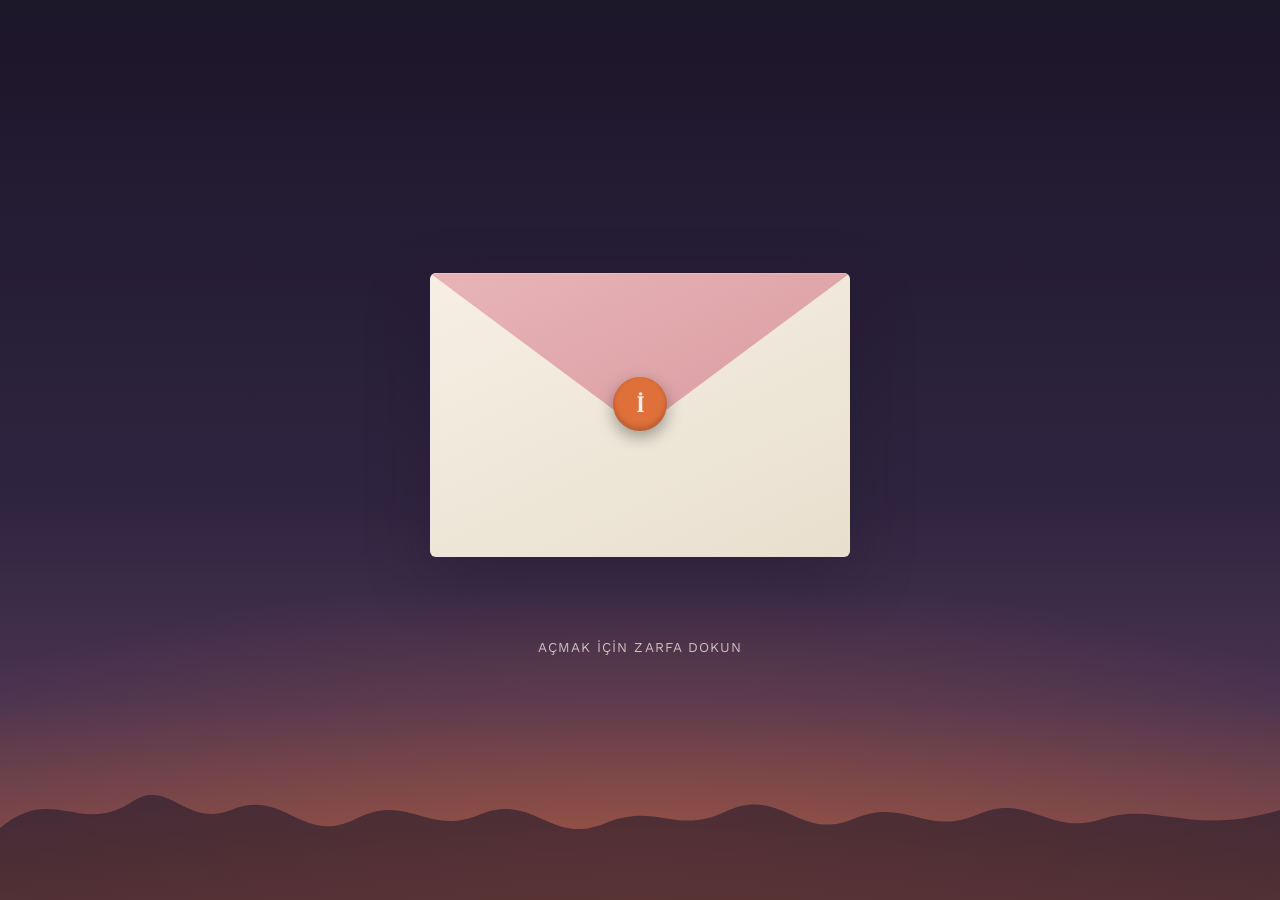
<file: index.html>
<!DOCTYPE html>
<html lang="tr">
<head>
<meta charset="UTF-8" />
<meta name="viewport" content="width=device-width, initial-scale=1.0" />
<title>Bir Davetin Var 💌 — İlayda 28</title>
<meta name="description" content="İlayda'nın 28. yaş gününe davetlisin." />
<link rel="stylesheet" href="css/style.css" />
</head>
<body>

<main class="invite-stage">
  <div class="fireflies"></div>

  <svg class="grove-line" viewBox="0 0 1440 220" preserveAspectRatio="none" xmlns="http://www.w3.org/2000/svg">
    <path fill="#1C1629" d="M0,220 L0,140 C60,90 90,150 150,110 C190,85 210,140 260,120 C320,95 340,160 400,130 C460,100 480,150 540,125 C600,100 620,160 680,135 C740,110 760,150 820,120 C880,95 900,155 960,130 C1020,105 1040,150 1100,125 C1160,100 1180,150 1240,130 C1300,110 1340,150 1440,120 L1440,220 Z"/>
  </svg>

  <div class="envelope-wrap" id="envelopeWrap">
    <div class="envelope" tabindex="0" role="button" aria-label="Davetiyeyi aç" id="envelope">
      <div class="envelope-body"></div>

      <div class="invite-card">
        <p class="invite-eyebrow">Bir Davetin Var</p>
        <h1 class="invite-name">İlayda&nbsp;28</h1>
        <p class="invite-details">26 Ağustos, bu akşam</p>
        <p class="invite-details">Koç Topluluğu Spor Korusu</p>
        <p class="invite-details">19:30 – 23:00</p>
      </div>

      <div class="envelope-flap"></div>
      <div class="seal">İ</div>
    </div>

    <p class="envelope-hint">Açmak için zarfa dokun</p>

    <div class="continue-btn-wrap">
      <button class="btn btn-primary" id="continueBtn">Devam Et →</button>
    </div>
  </div>
</main>

<script src="js/config.js"></script>
<script src="js/app.js"></script>
</body>
</html>
</file>
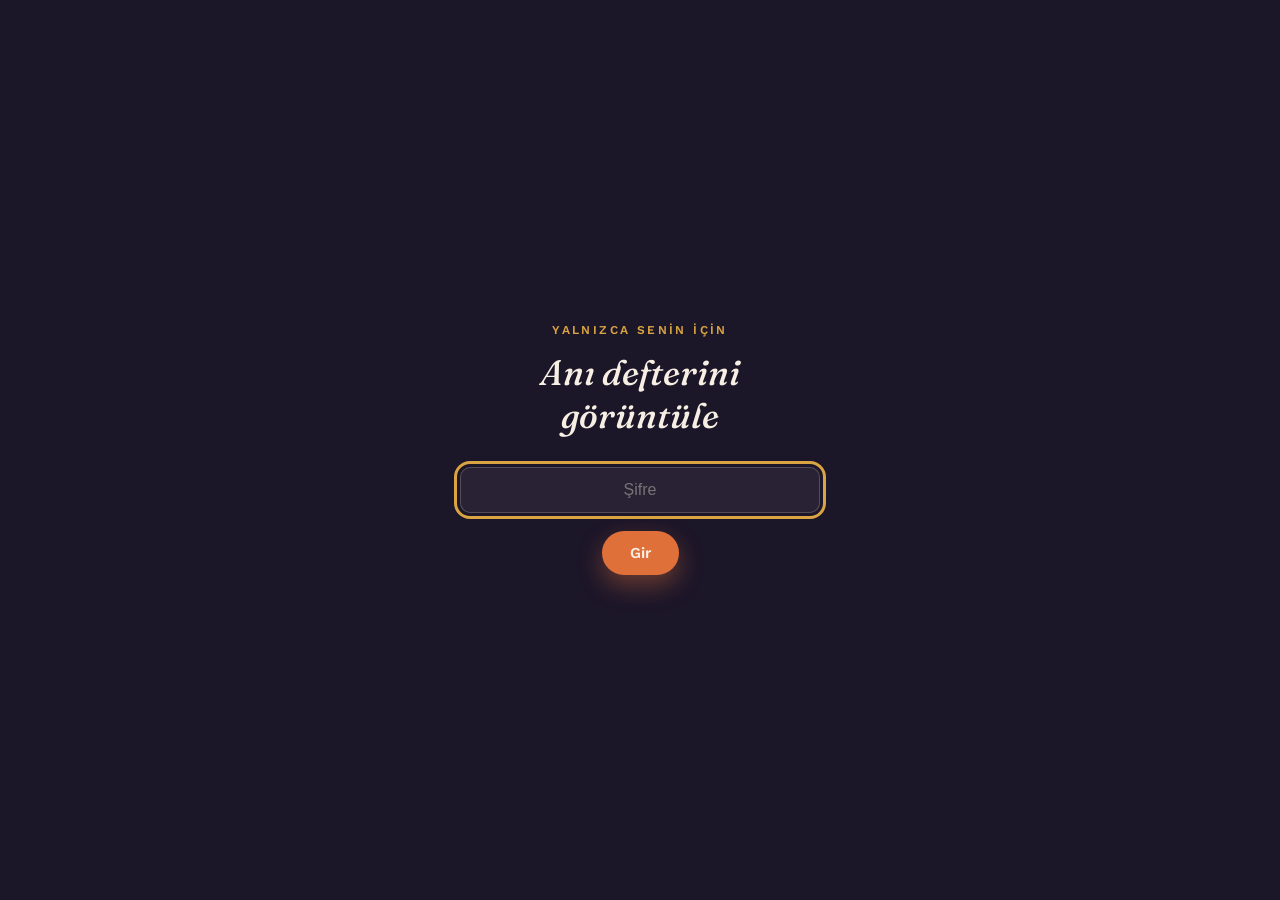
<file: admin.html>
<!DOCTYPE html>
<html lang="tr">
<head>
<meta charset="UTF-8" />
<meta name="viewport" content="width=device-width, initial-scale=1.0" />
<title>Anı Defteri — Yönetim</title>
<meta name="robots" content="noindex, nofollow" />
<link rel="stylesheet" href="css/style.css" />
</head>
<body>

<div class="lock-screen" id="lockScreen">
  <form class="lock-card" id="lockForm">
    <p class="hero-eyebrow" style="color:var(--gold)">Yalnızca Senin İçin</p>
    <h1 class="section-title" style="color:var(--cream)">Anı defterini görüntüle</h1>
    <input type="password" id="lockInput" placeholder="Şifre" autofocus>
    <button type="submit" class="btn btn-primary">Gir</button>
    <p id="lockError" style="color:var(--ember); margin-top:12px; font-size:0.85rem;"></p>
  </form>
</div>

<div class="admin-shell" id="adminShell" style="display:none;">
  <div class="admin-header">
    <div class="logo" style="color:var(--cream)">Anı Defteri</div>
    <a href="home.html" class="btn btn-ghost" style="color:var(--cream); border-color:rgba(247,239,228,0.4);">← Ana Sayfaya Dön</a>
  </div>

  <p class="admin-loading" id="adminLoading">Mesajlar yükleniyor…</p>
  <p class="admin-empty" id="adminEmpty" style="display:none;">Henüz hiç mesaj yok.</p>

  <div class="admin-table-wrap" style="display:none;">
    <table class="admin-table">
      <thead>
        <tr><th>Tarih</th><th>İsim</th><th>Mesaj</th></tr>
      </thead>
      <tbody id="entriesBody"></tbody>
    </table>
  </div>
</div>

<script src="js/config.js"></script>
<script src="js/app.js"></script>
</body>
</html>
</file>
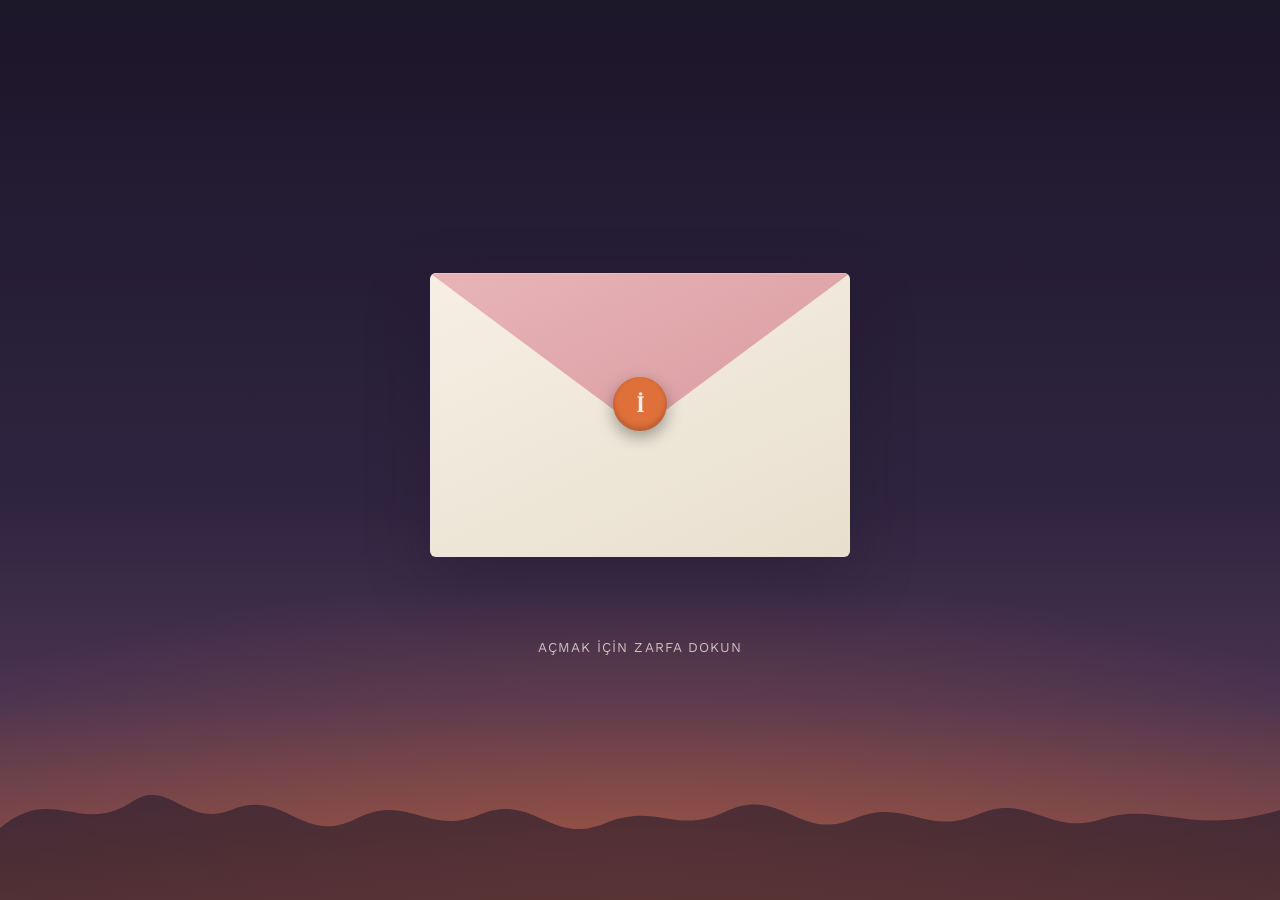
<file: home.html>
<!DOCTYPE html>
<html lang="tr">
<head>
<meta charset="UTF-8" />
<meta name="viewport" content="width=device-width, initial-scale=1.0" />
<title>İlayda 28 — Doğum Günü</title>
<link rel="stylesheet" href="css/style.css" />
</head>
<body data-page="home">

<header class="site-header">
  <div class="logo">İlayda <span>28</span></div>
  <a href="tel:05347602080" class="btn btn-ghost" style="padding:9px 18px; font-size:0.85rem;">Ara</a>
</header>

<section class="hero">
  <div class="hero-grid">
    <div>
      <p class="hero-eyebrow">26 Ağustos · Korudaki Akşam</p>
      <h1 class="hero-title">Bugün <em>İlayda'nın</em><br>28. yaşı.</h1>
      <p class="hero-sub">
        Bu sayfa, İlayda'yı sevenlerin bir araya geldiği küçük ama sıcak bir akşamın
        davetiyesi. Aşağıda adres, saat ve iletişim bilgileri var. En altta da
        ona söylemek istediğin bir şey varsa bırakabileceğin bir köşe. Piknik havasında rahat kıyafetler tercih edebilirsiniz.
      </p>
      <div class="hero-actions">
        <a href="#etkinlik" class="btn btn-primary">Etkinlik Bilgisi</a>
        <a href="#defter" class="btn btn-ghost">Anı Bırak</a>
      </div>
    </div>
    <div class="hero-photo-stack">
      <img class="photo-back" src="assets/photos/ilayda-1.jpg" alt="İlayda" onerror="this.style.display='none'">
      <img class="photo-front" src="assets/photos/ilayda-2.jpg" alt="İlayda" onerror="this.style.display='none'">
    </div>
  </div>
</section>

<section class="ticket-section" id="etkinlik">
  <div class="ticket">
    <div class="ticket-main">
      <p class="ticket-label">Davetiye</p>
      <h2 class="ticket-title">İlayda'nın Doğum Günü</h2>
      <div class="ticket-rows">
        <div class="ticket-row"><span class="k">Tarih</span><span>26 Ağustos, bugün</span></div>
        <div class="ticket-row"><span class="k">Saat</span><span>19:30 – 23:00</span></div>
        <div class="ticket-row"><span class="k">Yer</span><span>Koç Topluluğu Spor Korusu</span></div>
        <div class="ticket-row">
          <span class="k">Yol Tarifi</span>
          <a href="https://www.google.com/maps/search/?api=1&query=Ko%C3%A7%20Toplulu%C4%9Fu%20Spor%20Korusu" target="_blank" rel="noopener" style="text-decoration:underline;">Haritada aç →</a>
        </div>
      </div>
    </div>
    <div class="ticket-stub">
      <span class="stub-day">26</span>
      <span class="stub-month">Ağustos</span>
    </div>
  </div>
</section>

<section class="gallery-section">
  <div class="section-head">
    <p class="section-eyebrow">Bir Kaç Kare</p>
    <h2 class="section-title">Onu bu kadar sevilesi yapan şeylerden birkaçı</h2>
    <p class="section-note"> </p>
  </div>
  <div class="gallery-grid">
    <img src="assets/photos/ilayda-1.jpg" alt="İlayda" onerror="this.style.display='none'">
    <img src="assets/photos/ilayda-2.jpg" alt="İlayda" onerror="this.style.display='none'">
    <img src="assets/photos/ilayda-3.jpg" alt="İlayda" onerror="this.style.display='none'">
    <img src="assets/photos/ilayda-4.jpg" alt="İlayda" onerror="this.style.display='none'">
  </div>
</section>

<section class="contact-section">
  <p class="section-eyebrow">İletişim</p>
  <h2 class="section-title">Sorun olursa beni arayabilirsin</h2>
  <a href="tel:05347602080" class="contact-phone">📞 0534 760 20 80</a>
</section>

<section class="guestbook-section" id="defter">
  <div class="section-head">
    <p class="section-eyebrow">Anı Defteri</p>
    <h2 class="section-title">İlayda hakkında ne düşünüyorsun?</h2>
    <p class="section-note">Adını ve ona söylemek istediğin bir şeyi bırak, hepsini ona ileteceğim.</p>
  </div>

  <form class="guestbook-form" id="guestbookForm">
    <div class="field">
      <label for="name">İsmin</label>
      <input type="text" id="name" name="name" placeholder="Adın Soyadın" required maxlength="60">
    </div>
    <div class="field">
      <label for="message">Mesajın</label>
      <textarea id="message" name="message" placeholder="İlayda hakkında ne düşünüyorsun?" required maxlength="600"></textarea>
    </div>
    <button type="submit" class="btn btn-primary">Gönder</button>
    <p class="form-status" id="formStatus"></p>
  </form>
</section>

<footer class="site-footer">
  İlayda'nın 28. yaş günü için sevgiyle hazırlandı.
</footer>

<script src="js/config.js"></script>
<script src="js/app.js"></script>
</body>
</html>
</file>
<file: css/style.css>
/* ============================================
   İlayda'nın 28. Yaş Günü — Tasarım Sistemi
   Tema: "Korudaki Alacakaranlık" (Golden hour, Spor Korusu)
   ============================================ */

@import url('https://fonts.googleapis.com/css2?family=Fraunces:ital,opsz,wght@0,9..144,400;0,9..144,500;0,9..144,600;1,9..144,500&family=Work+Sans:wght@400;500;600&display=swap');

:root {
  /* Renk paleti */
  --dusk-plum: #2E2440;
  --dusk-plum-deep: #1C1629;
  --ember: #E0703A;
  --gold: #D9A441;
  --blush: #E8B4B8;
  --grove-green: #3B5D42;
  --cream: #F7EFE4;
  --cream-dim: #E8DFCF;

  /* Tipografi */
  --font-display: 'Fraunces', serif;
  --font-body: 'Work Sans', sans-serif;

  --radius: 14px;
  --shadow-soft: 0 20px 60px rgba(28, 22, 41, 0.35);
}

* { box-sizing: border-box; }

html { scroll-behavior: smooth; }

body {
  margin: 0;
  font-family: var(--font-body);
  background: var(--cream);
  color: var(--dusk-plum-deep);
  -webkit-font-smoothing: antialiased;
}

a { color: inherit; }

img { max-width: 100%; display: block; }

button {
  font-family: inherit;
  cursor: pointer;
  border: none;
}

:focus-visible {
  outline: 3px solid var(--gold);
  outline-offset: 3px;
}

@media (prefers-reduced-motion: reduce) {
  *, *::before, *::after {
    animation-duration: 0.01ms !important;
    animation-iteration-count: 1 !important;
    transition-duration: 0.01ms !important;
    scroll-behavior: auto !important;
  }
}

/* ============ Davetiye Sayfası (index.html) ============ */

.invite-stage {
  position: relative;
  min-height: 100svh;
  display: flex;
  align-items: center;
  justify-content: center;
  overflow: hidden;
  background:
    radial-gradient(ellipse 120% 60% at 50% 100%, rgba(224, 112, 58, 0.35), transparent 60%),
    linear-gradient(180deg, var(--dusk-plum-deep) 0%, var(--dusk-plum) 55%, #4A3350 78%, var(--ember) 130%);
  padding: 24px;
}

.fireflies { position: absolute; inset: 0; pointer-events: none; }

.firefly {
  position: absolute;
  width: 5px;
  height: 5px;
  border-radius: 50%;
  background: var(--gold);
  box-shadow: 0 0 8px 3px rgba(217, 164, 65, 0.7);
  opacity: 0;
  animation: drift 7s ease-in-out infinite;
}

@keyframes drift {
  0%   { opacity: 0; transform: translate(0, 0); }
  15%  { opacity: 0.9; }
  50%  { opacity: 0.5; transform: translate(12px, -30px); }
  85%  { opacity: 0.8; }
  100% { opacity: 0; transform: translate(-8px, -60px); }
}

.grove-line {
  position: absolute;
  bottom: 0;
  left: 0;
  width: 100%;
  height: 22vh;
  opacity: 0.55;
}

.envelope-wrap {
  position: relative;
  z-index: 2;
  width: min(420px, 92vw);
  perspective: 1400px;
}

.envelope {
  position: relative;
  width: 100%;
  aspect-ratio: 4 / 2.7;
  cursor: pointer;
  background: none;
}

.envelope-body {
  position: absolute;
  inset: 0;
  background: linear-gradient(155deg, var(--cream), var(--cream-dim));
  border-radius: 6px;
  box-shadow: var(--shadow-soft);
}

.envelope-flap {
  position: absolute;
  top: 0; left: 0; right: 0;
  height: 55%;
  background: linear-gradient(155deg, var(--blush), #d99ba0);
  clip-path: polygon(0 0, 100% 0, 50% 100%);
  transform-origin: top center;
  transition: transform 0.8s cubic-bezier(.6,-0.28,.35,1.3);
  border-radius: 6px 6px 0 0;
  z-index: 3;
}

.envelope.open .envelope-flap { transform: rotateX(178deg); }

.seal {
  position: absolute;
  top: 46%;
  left: 50%;
  transform: translate(-50%, -50%);
  width: 54px;
  height: 54px;
  border-radius: 50%;
  background: var(--ember);
  color: var(--cream);
  display: flex;
  align-items: center;
  justify-content: center;
  font-family: var(--font-display);
  font-weight: 600;
  font-size: 1.4rem;
  box-shadow: 0 6px 16px rgba(0,0,0,0.35), inset 0 -3px 6px rgba(0,0,0,0.2);
  z-index: 4;
  transition: transform 0.3s ease;
}

.envelope:hover .seal { transform: translate(-50%, -50%) scale(1.06); }
.envelope.open .seal { opacity: 0; transform: translate(-50%, -50%) scale(0.6); }

.envelope-hint {
  position: absolute;
  bottom: -42px;
  left: 0; right: 0;
  text-align: center;
  color: var(--cream);
  font-size: 0.85rem;
  letter-spacing: 0.08em;
  text-transform: uppercase;
  opacity: 0.75;
}

.invite-card {
  position: absolute;
  inset: 0;
  display: flex;
  flex-direction: column;
  align-items: center;
  justify-content: center;
  text-align: center;
  padding: 15% 10%;
  opacity: 0;
  transform: translateY(14px);
  transition: opacity 0.6s ease 0.5s, transform 0.6s ease 0.5s;
  pointer-events: none;
  z-index: 2;
}

.envelope.open .invite-card {
  opacity: 1;
  transform: translateY(0);
  pointer-events: auto;
}

.invite-eyebrow {
  font-family: var(--font-body);
  font-size: 0.72rem;
  letter-spacing: 0.18em;
  text-transform: uppercase;
  color: var(--grove-green);
  margin-bottom: 6px;
}

.invite-name {
  font-family: var(--font-display);
  font-style: italic;
  font-weight: 500;
  font-size: clamp(1.8rem, 7vw, 2.6rem);
  color: var(--dusk-plum-deep);
  margin: 0 0 8px;
}

.invite-details {
  font-size: 0.92rem;
  line-height: 1.6;
  color: #4a4258;
  margin-bottom: 4px;
}

.invite-continue {
  display: none;
}

.continue-btn-wrap {
  position: relative;
  z-index: 2;
  margin-top: 26px;
  text-align: center;
  opacity: 0;
  transform: translateY(8px);
  transition: opacity 0.6s ease 0.9s, transform 0.6s ease 0.9s;
}

.envelope-wrap.revealed .continue-btn-wrap {
  opacity: 1;
  transform: translateY(0);
}

.btn {
  display: inline-flex;
  align-items: center;
  gap: 8px;
  padding: 13px 28px;
  border-radius: 999px;
  font-family: var(--font-body);
  font-weight: 600;
  font-size: 0.95rem;
  transition: transform 0.2s ease, box-shadow 0.2s ease;
}

.btn-primary {
  background: var(--ember);
  color: var(--cream);
  box-shadow: 0 10px 24px rgba(224, 112, 58, 0.4);
}

.btn-primary:hover { transform: translateY(-2px); box-shadow: 0 14px 30px rgba(224, 112, 58, 0.5); }

.btn-ghost {
  background: transparent;
  color: var(--dusk-plum-deep);
  border: 1.5px solid var(--dusk-plum-deep);
}

/* ============ Ana Sayfa (home.html) ============ */

.site-header {
  display: flex;
  align-items: center;
  justify-content: space-between;
  padding: 20px clamp(20px, 6vw, 64px);
  background: var(--cream);
}

.logo {
  font-family: var(--font-display);
  font-style: italic;
  font-weight: 600;
  font-size: 1.3rem;
  letter-spacing: 0.01em;
}

.logo span { color: var(--ember); }

.hero {
  position: relative;
  padding: 10px clamp(20px, 6vw, 64px) 60px;
  background:
    linear-gradient(180deg, var(--cream) 0%, var(--cream) 70%, var(--dusk-plum) 100%);
}

.hero-grid {
  display: grid;
  grid-template-columns: 1.1fr 0.9fr;
  gap: 48px;
  align-items: center;
  max-width: 1200px;
  margin: 0 auto;
}

@media (max-width: 860px) {
  .hero-grid { grid-template-columns: 1fr; }
}

.hero-eyebrow {
  font-size: 0.75rem;
  letter-spacing: 0.2em;
  text-transform: uppercase;
  color: var(--grove-green);
  font-weight: 600;
  margin-bottom: 14px;
}

.hero-title {
  font-family: var(--font-display);
  font-weight: 500;
  font-size: clamp(2.4rem, 5.5vw, 4rem);
  line-height: 1.05;
  margin: 0 0 18px;
}

.hero-title em {
  font-style: italic;
  color: var(--ember);
}

.hero-sub {
  font-size: 1.05rem;
  line-height: 1.65;
  color: #4a4258;
  max-width: 46ch;
  margin-bottom: 28px;
}

.hero-actions { display: flex; gap: 14px; flex-wrap: wrap; }

.hero-photo-stack {
  position: relative;
  aspect-ratio: 4/5;
}

.hero-photo-stack img {
  position: absolute;
  border-radius: var(--radius);
  object-fit: cover;
  box-shadow: var(--shadow-soft);
}

.hero-photo-stack .photo-back {
  width: 78%; height: 78%;
  top: 0; right: 0;
  transform: rotate(4deg);
  opacity: 0.85;
}

.hero-photo-stack .photo-front {
  width: 68%; height: 68%;
  bottom: 0; left: 0;
  transform: rotate(-3deg);
  border: 6px solid var(--cream);
}

/* Bilet / etkinlik kartı */

.ticket-section {
  background: var(--dusk-plum);
  padding: 70px clamp(20px, 6vw, 64px);
}

.ticket {
  max-width: 760px;
  margin: 0 auto;
  background: var(--cream);
  border-radius: var(--radius);
  display: grid;
  grid-template-columns: 1fr auto;
  box-shadow: var(--shadow-soft);
  overflow: hidden;
}

@media (max-width: 640px) {
  .ticket { grid-template-columns: 1fr; }
}

.ticket-main {
  padding: 34px 36px;
}

.ticket-label {
  font-size: 0.7rem;
  letter-spacing: 0.16em;
  text-transform: uppercase;
  color: var(--grove-green);
  font-weight: 600;
  margin-bottom: 4px;
}

.ticket-title {
  font-family: var(--font-display);
  font-style: italic;
  font-size: 1.7rem;
  margin: 0 0 20px;
}

.ticket-rows { display: grid; gap: 14px; }

.ticket-row {
  display: flex;
  gap: 12px;
  font-size: 0.95rem;
  align-items: flex-start;
}

.ticket-row .k {
  min-width: 78px;
  color: var(--grove-green);
  font-weight: 600;
  font-size: 0.78rem;
  text-transform: uppercase;
  letter-spacing: 0.06em;
  padding-top: 2px;
}

.ticket-stub {
  background: var(--gold);
  color: var(--dusk-plum-deep);
  padding: 28px;
  display: flex;
  flex-direction: column;
  align-items: center;
  justify-content: center;
  gap: 10px;
  position: relative;
  border-left: 2px dashed rgba(28,22,41,0.25);
  min-width: 170px;
  text-align: center;
}

@media (max-width: 640px) {
  .ticket-stub { border-left: none; border-top: 2px dashed rgba(28,22,41,0.25); }
}

.ticket-stub .stub-day {
  font-family: var(--font-display);
  font-size: 2.4rem;
  font-weight: 600;
  line-height: 1;
}

.ticket-stub .stub-month {
  font-size: 0.8rem;
  letter-spacing: 0.1em;
  text-transform: uppercase;
}

/* Galeri */

.gallery-section {
  padding: 70px clamp(20px, 6vw, 64px);
  background: var(--cream);
}

.section-head {
  max-width: 640px;
  margin: 0 auto 40px;
  text-align: center;
}

.section-eyebrow {
  font-size: 0.72rem;
  letter-spacing: 0.18em;
  text-transform: uppercase;
  color: var(--grove-green);
  font-weight: 600;
  margin-bottom: 10px;
}

.section-title {
  font-family: var(--font-display);
  font-style: italic;
  font-weight: 500;
  font-size: clamp(1.6rem, 3.5vw, 2.2rem);
  margin: 0 0 12px;
}

.section-note { color: #6b6376; font-size: 0.95rem; }

.gallery-grid {
  max-width: 1100px;
  margin: 0 auto;
  display: grid;
  grid-template-columns: repeat(4, 1fr);
  gap: 14px;
}

.gallery-grid img {
  width: 100%;
  height: 220px;
  object-fit: cover;
  border-radius: 10px;
  transition: transform 0.35s ease, filter 0.35s ease;
}

.gallery-grid img:hover { transform: scale(1.03); }

@media (max-width: 860px) {
  .gallery-grid { grid-template-columns: repeat(2, 1fr); }
}

/* İletişim */

.contact-section {
  padding: 50px clamp(20px, 6vw, 64px) 70px;
  background: var(--cream);
  text-align: center;
}

.contact-phone {
  display: inline-flex;
  align-items: center;
  gap: 10px;
  font-family: var(--font-display);
  font-size: 1.4rem;
  color: var(--ember);
  margin-top: 6px;
}

/* Anı defteri */

.guestbook-section {
  background: var(--dusk-plum-deep);
  padding: 80px clamp(20px, 6vw, 64px);
  color: var(--cream);
}

.guestbook-section .section-eyebrow { color: var(--gold); }
.guestbook-section .section-note { color: rgba(247,239,228,0.65); }

.guestbook-form {
  max-width: 560px;
  margin: 40px auto 0;
  display: grid;
  gap: 16px;
}

.field label {
  display: block;
  font-size: 0.78rem;
  letter-spacing: 0.06em;
  text-transform: uppercase;
  color: var(--gold);
  margin-bottom: 6px;
  font-weight: 600;
}

.field input,
.field textarea {
  width: 100%;
  padding: 13px 16px;
  border-radius: 10px;
  border: 1.5px solid rgba(247,239,228,0.2);
  background: rgba(247,239,228,0.06);
  color: var(--cream);
  font-family: var(--font-body);
  font-size: 0.95rem;
  resize: vertical;
}

.field textarea { min-height: 100px; }

.field input::placeholder,
.field textarea::placeholder { color: rgba(247,239,228,0.4); }

.guestbook-form .btn-primary {
  justify-self: start;
}

.form-status {
  min-height: 22px;
  font-size: 0.88rem;
  color: var(--gold);
}

/* Footer */

.site-footer {
  background: var(--dusk-plum-deep);
  color: rgba(247,239,228,0.5);
  text-align: center;
  padding: 22px;
  font-size: 0.8rem;
  border-top: 1px solid rgba(247,239,228,0.08);
}

.site-footer a { color: rgba(247,239,228,0.7); }

/* ============ Admin Sayfası ============ */

.admin-shell {
  min-height: 100svh;
  background: var(--dusk-plum-deep);
  color: var(--cream);
  padding: clamp(20px, 6vw, 64px);
}

.admin-header {
  display: flex;
  align-items: center;
  justify-content: space-between;
  flex-wrap: wrap;
  gap: 14px;
  margin-bottom: 32px;
}

.admin-table-wrap {
  background: rgba(247,239,228,0.04);
  border: 1px solid rgba(247,239,228,0.1);
  border-radius: var(--radius);
  overflow: hidden;
}

table.admin-table { width: 100%; border-collapse: collapse; }

.admin-table th, .admin-table td {
  text-align: left;
  padding: 14px 18px;
  font-size: 0.92rem;
  border-bottom: 1px solid rgba(247,239,228,0.08);
}

.admin-table th {
  font-size: 0.72rem;
  letter-spacing: 0.08em;
  text-transform: uppercase;
  color: var(--gold);
}

.admin-empty, .admin-loading {
  text-align: center;
  padding: 60px 20px;
  color: rgba(247,239,228,0.6);
}

.lock-screen {
  min-height: 100svh;
  display: flex;
  align-items: center;
  justify-content: center;
  background: var(--dusk-plum-deep);
  color: var(--cream);
  padding: 24px;
}

.lock-card {
  width: min(360px, 100%);
  text-align: center;
}

.lock-card input {
  width: 100%;
  padding: 13px 16px;
  border-radius: 10px;
  border: 1.5px solid rgba(247,239,228,0.2);
  background: rgba(247,239,228,0.06);
  color: var(--cream);
  margin: 18px 0;
  font-size: 1rem;
  text-align: center;
}
</file>
